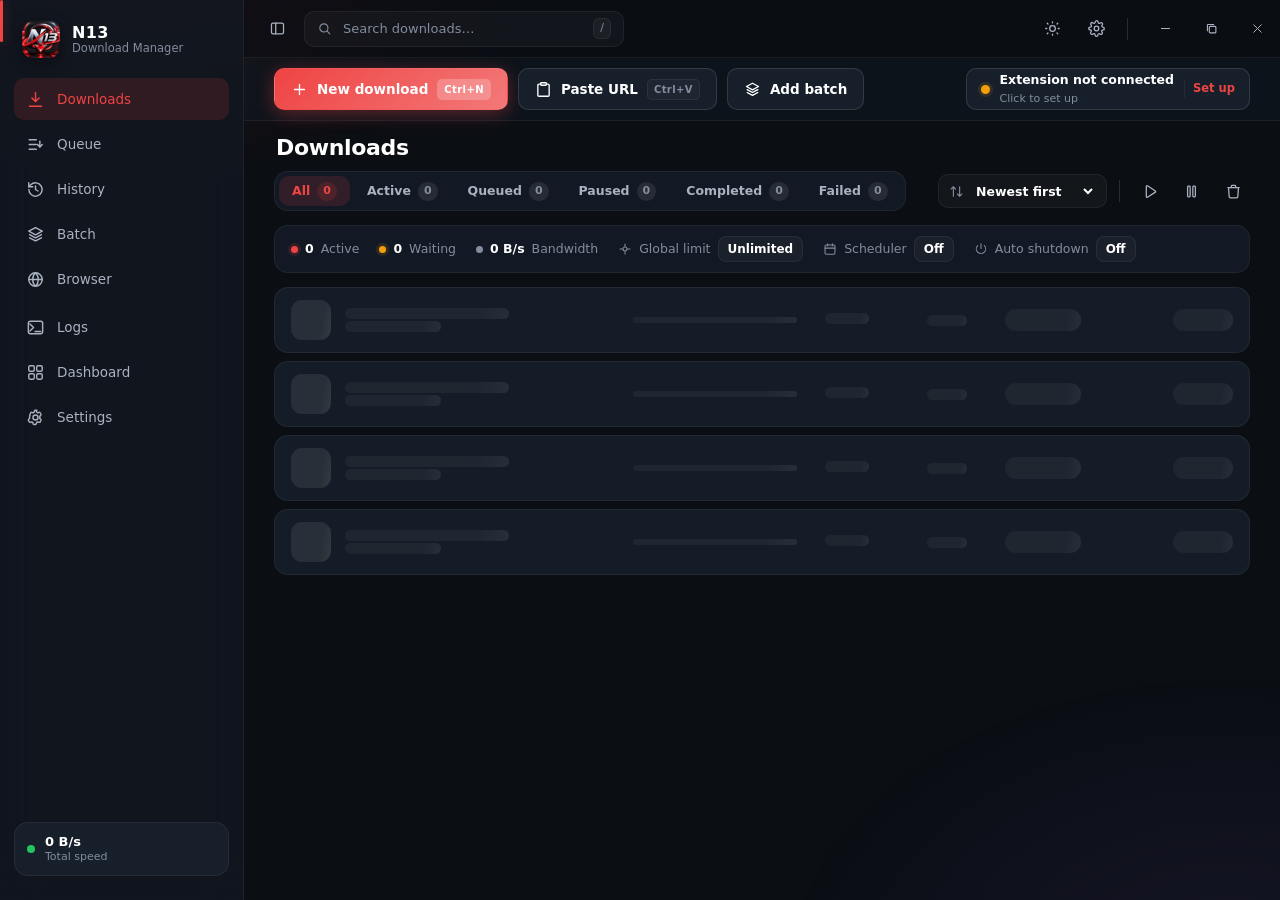
<file: ui/frontend/index.html>
<!DOCTYPE html>
<html lang="en" data-theme="dark">
<head>
<meta charset="UTF-8">
<meta name="viewport" content="width=device-width, initial-scale=1.0">
<meta name="color-scheme" content="dark light">
<meta http-equiv="Content-Security-Policy" content="default-src 'self' 'unsafe-inline' 'unsafe-eval'; img-src 'self' data: blob:;">
<link rel="icon" href="favicon.png">
<title>N13 Download Manager</title>
<script>
/* Apply saved theme and text direction before first paint to avoid a flash. */
try {
  var p = JSON.parse(localStorage.getItem("n13-prefs") || "{}");
  document.documentElement.dataset.theme = p.theme || "dark";
  // The sidebar is pinned left by CSS in both languages; only content
  // direction changes here.
  if (p.lang === "fa") {
    document.documentElement.lang = "fa";
    document.documentElement.dir = "rtl";
  }
} catch (e) {}
</script>
<link rel="stylesheet" href="css/main.css">
</head>
<body>

<!-- Ambient background glow -->
<div class="ambient" aria-hidden="true"></div>

<div id="app">

  <!-- ══ Sidebar ══════════════════════════════════════════════════════ -->
  <aside id="sidebar" aria-label="Primary" data-i18n-aria-label="landmark.primary">
    <span class="nav-indicator" id="navIndicator" aria-hidden="true"></span>
    <div class="brand">
      <img class="brand-mark" src="brand.png" alt="N13">
      <div class="brand-text">
        <strong>N13</strong>
        <span>Download Manager</span>
      </div>
    </div>

    <nav class="nav" id="mainNav" aria-label="Main navigation" data-i18n-aria-label="landmark.main_nav">
      <button class="nav-item active" data-page="downloads" data-i18n-tip="nav.downloads" aria-current="page">
        <svg class="ico" viewBox="0 0 24 24" fill="none" stroke="currentColor" stroke-width="1.8" stroke-linecap="round" stroke-linejoin="round"><path d="M12 3.5v11"/><path d="m7.5 10 4.5 4.5L16.5 10"/><path d="M4.5 20.5h15"/></svg>
        <span class="nav-label" data-i18n="nav.downloads">Downloads</span>
        <span class="nav-badge" id="navBadge" hidden>0</span>
      </button>
      <button class="nav-item" data-page="queue" data-i18n-tip="nav.queue">
        <svg class="ico" viewBox="0 0 24 24" fill="none" stroke="currentColor" stroke-width="1.8" stroke-linecap="round" stroke-linejoin="round"><path d="M4 6h9"/><path d="M4 12h9"/><path d="M4 18h9"/><path d="M17.5 8v7"/><path d="m14.5 12 3 3 3-3"/></svg>
        <span class="nav-label" data-i18n="nav.queue">Queue</span>
        <span class="nav-badge" id="queueBadge" hidden>0</span>
      </button>
      <button class="nav-item" data-page="history" data-i18n-tip="nav.history">
        <svg class="ico" viewBox="0 0 24 24" fill="none" stroke="currentColor" stroke-width="1.8" stroke-linecap="round" stroke-linejoin="round"><path d="M3.6 12a8.4 8.4 0 1 0 2.4-5.9L3.5 8.5"/><path d="M3.5 3.5v5h5"/><path d="M12 7.5V12l3.2 1.9"/></svg>
        <span class="nav-label" data-i18n="nav.history">History</span>
      </button>
      <button class="nav-item" data-page="batch" data-i18n-tip="nav.batch">
        <svg class="ico" viewBox="0 0 24 24" fill="none" stroke="currentColor" stroke-width="1.8" stroke-linecap="round" stroke-linejoin="round"><path d="m12 3.2 8.5 4.6-8.5 4.6L3.5 7.8 12 3.2Z"/><path d="m4.5 12.2 7.5 4 7.5-4"/><path d="m4.5 16.2 7.5 4 7.5-4"/></svg>
        <span class="nav-label" data-i18n="nav.batch">Batch</span>
      </button>
      <button class="nav-item" data-page="browser" data-i18n-tip="nav.browser">
        <svg class="ico" viewBox="0 0 24 24" fill="none" stroke="currentColor" stroke-width="1.8" stroke-linecap="round" stroke-linejoin="round"><circle cx="12" cy="12" r="8.5"/><path d="M3.5 12h17"/><path d="M12 3.5c2.3 2.2 3.5 5.2 3.5 8.5s-1.2 6.3-3.5 8.5c-2.3-2.2-3.5-5.2-3.5-8.5s1.2-6.3 3.5-8.5Z"/></svg>
        <span class="nav-label" data-i18n="nav.browser">Browser</span>
      </button>
      <div class="nav-divider" role="separator" aria-hidden="true"></div>
      <button class="nav-item" data-page="logs" data-i18n-tip="nav.logs">
        <svg class="ico" viewBox="0 0 24 24" fill="none" stroke="currentColor" stroke-width="1.8" stroke-linecap="round" stroke-linejoin="round"><path d="m5 7.5 4.5 4.5L5 16.5"/><path d="M11.5 17h7"/><rect x="3" y="4" width="18" height="16" rx="2.5"/></svg>
        <span class="nav-label" data-i18n="nav.logs">Logs</span>
      </button>
      <button class="nav-item" data-page="dashboard" data-i18n-tip="nav.dashboard">
        <svg class="ico" viewBox="0 0 24 24" fill="none" stroke="currentColor" stroke-width="1.8" stroke-linecap="round" stroke-linejoin="round"><rect x="3.5" y="3.5" width="7" height="7" rx="1.8"/><rect x="13.5" y="3.5" width="7" height="7" rx="1.8"/><rect x="3.5" y="13.5" width="7" height="7" rx="1.8"/><rect x="13.5" y="13.5" width="7" height="7" rx="1.8"/></svg>
        <span class="nav-label" data-i18n="nav.dashboard">Dashboard</span>
      </button>
      <button class="nav-item" data-page="settings" data-i18n-tip="nav.settings">
        <svg class="ico" viewBox="0 0 24 24" fill="none" stroke="currentColor" stroke-width="1.8" stroke-linecap="round" stroke-linejoin="round"><circle cx="12" cy="12" r="3.2"/><path d="M12 2.8c.6 0 1 .4 1.1 1l.3 1.5c.5.2 1 .5 1.5.8l1.4-.6c.6-.2 1.2 0 1.5.5l1 1.7c.3.5.2 1.2-.2 1.6l-1.2 1.1c.1.5.1.9.1 1.4s0 1-.1 1.4l1.2 1.1c.4.4.5 1 .2 1.6l-1 1.7c.3.5-1 .7-1.5.5l-1.4-.6c-.5.3-1 .6-1.5.8l-.3 1.5c-.1.6-.6 1-1.1 1h-2c-.6 0-1-.4-1.1-1l-.3-1.5a7 7 0 0 1-1.5-.8l-1.4.6c-.6.2-1.2 0-1.5-.5l-1-1.7a1.2 1.2 0 0 1 .2-1.6l1.2-1.1a7.3 7.3 0 0 1 0-2.8L5.2 9.3a1.2 1.2 0 0 1-.2-1.6l1-1.7c.3-.5 1-.7 1.5-.5l1.4.6c.5-.3 1-.6 1.5-.8l.3-1.5c.1-.6.6-1 1.1-1h2Z"/></svg>
        <span class="nav-label" data-i18n="nav.settings">Settings</span>
      </button>
    </nav>

    <div class="sidebar-foot">
      <div class="side-speed" data-i18n-tip="sidebar.speed_tooltip">
        <span class="side-speed-pulse" aria-hidden="true"></span>
        <div class="side-speed-text">
          <span class="side-speed-val" id="sidebarSpeedVal">0 B/s</span>
          <span class="side-speed-lbl" data-i18n="sidebar.total_speed">Total speed</span>
        </div>
      </div>
    </div>
  </aside>

  <!-- ══ Main column ══════════════════════════════════════════════════ -->
  <div class="app-main">

    <!-- Titlebar -->
    <header id="titlebar" class="pywebview-drag-region">
      <div class="tb-cluster">
        <button class="icon-btn" id="sidebarToggle" data-i18n-tip="title.toggle_sidebar" data-i18n-aria-label="title.toggle_sidebar">
          <svg class="ico" viewBox="0 0 24 24" fill="none" stroke="currentColor" stroke-width="1.8" stroke-linecap="round" stroke-linejoin="round"><rect x="3.5" y="4.5" width="17" height="15" rx="2.2"/><path d="M9.5 4.5v15"/></svg>
        </button>
        <div class="tb-search tb-nodrag">
          <svg class="ico" viewBox="0 0 24 24" fill="none" stroke="currentColor" stroke-width="1.8" stroke-linecap="round" stroke-linejoin="round"><circle cx="11" cy="11" r="6.5"/><path d="m20.5 20.5-4.6-4.6"/></svg>
          <input id="globalSearch" type="search" placeholder="Search downloads…" data-i18n-ph="title.search" data-i18n-aria-label="title.search" autocomplete="off" spellcheck="false">
          <kbd>/</kbd>
        </div>
      </div>

      <div class="tb-cluster tb-right">
        <!-- The primary actions ("New download", "Paste URL", "Add batch") live
             in the command bar below, which is visible on every page.  Repeating
             them here put two identical primary buttons on screen at once and
             left the first-time user with no clear single starting point. -->
        <button class="icon-btn theme-btn" id="btnTheme" data-i18n-tip="title.toggle_theme" data-i18n-aria-label="title.toggle_theme">
          <svg class="ico ico-sun" viewBox="0 0 24 24" fill="none" stroke="currentColor" stroke-width="1.8" stroke-linecap="round" stroke-linejoin="round"><circle cx="12" cy="12" r="4"/><path d="M12 2.5V4M12 20v1.5M4.6 4.6l1 1M18.4 18.4l1 1M2.5 12H4M20 12h1.5M4.6 19.4l1-1M18.4 5.6l1-1"/></svg>
          <svg class="ico ico-moon" viewBox="0 0 24 24" fill="none" stroke="currentColor" stroke-width="1.8" stroke-linecap="round" stroke-linejoin="round"><path d="M20.5 13.2A8.5 8.5 0 1 1 10.8 3.5a7 7 0 0 0 9.7 9.7Z"/></svg>
        </button>
        <button class="icon-btn" id="btnTopSettings" data-i18n-tip="title.settings" data-i18n-aria-label="title.settings">
          <svg class="ico" viewBox="0 0 24 24" fill="none" stroke="currentColor" stroke-width="1.8" stroke-linecap="round" stroke-linejoin="round"><circle cx="12" cy="12" r="3.2"/><path d="M19.4 15a1.7 1.7 0 0 0 .3 1.9l.1.1a2 2 0 1 1-2.9 2.8l-.1-.1a1.7 1.7 0 0 0-1.8-.3 1.7 1.7 0 0 0-1 1.6V21a2 2 0 1 1-4 0v-.2a1.7 1.7 0 0 0-1-1.5 1.7 1.7 0 0 0-1.9.3l-.1.1a2 2 0 1 1-2.8-2.9l.1-.1a1.7 1.7 0 0 0 .3-1.8 1.7 1.7 0 0 0-1.6-1H3a2 2 0 1 1 0-4h.2A1.7 1.7 0 0 0 4.7 9a1.7 1.7 0 0 0-.3-1.9l-.1-.1a2 2 0 1 1 2.9-2.8l.1.1a1.7 1.7 0 0 0 1.8.3h.1a1.7 1.7 0 0 0 1-1.6V3a2 2 0 1 1 4 0v.2a1.7 1.7 0 0 0 1 1.5 1.7 1.7 0 0 0 1.9-.3l.1-.1a2 2 0 1 1 2.8 2.9l-.1.1a1.7 1.7 0 0 0-.3 1.8v.1a1.7 1.7 0 0 0 1.6 1H21a2 2 0 1 1 0 4h-.2a1.7 1.7 0 0 0-1.4 1Z"/></svg>
        </button>
        <span class="tb-divider" aria-hidden="true"></span>
        <div class="win-controls">
          <button class="win-btn" id="winMin" data-i18n-aria-label="title.minimize" tabindex="-1">
            <svg viewBox="0 0 24 24" fill="none" stroke="currentColor" stroke-width="1.6" stroke-linecap="round"><path d="M5.5 12h13"/></svg>
          </button>
          <button class="win-btn" id="winMax" data-i18n-aria-label="title.maximize" tabindex="-1">
            <svg viewBox="0 0 24 24" fill="none" stroke="currentColor" stroke-width="1.6"><rect x="6" y="6" width="12" height="12" rx="1.6"/></svg>
          </button>
          <button class="win-btn win-close" id="winClose" data-i18n-aria-label="title.close" tabindex="-1">
            <svg viewBox="0 0 24 24" fill="none" stroke="currentColor" stroke-width="1.6" stroke-linecap="round"><path d="M18 6 6 18M6 6l12 12"/></svg>
          </button>
        </div>
      </div>
    </header>

    <!-- Primary command bar — always visible, every page -->
    <div class="command-bar" role="toolbar" aria-label="Primary actions" data-i18n-aria-label="landmark.primary_actions">
      <button class="cmd-btn cmd-primary" id="cmdNewDownload" data-i18n-tip="title.new_download">
        <svg class="ico" viewBox="0 0 24 24" fill="none" stroke="currentColor" stroke-width="1.9" stroke-linecap="round" stroke-linejoin="round"><path d="M12 5v14M5 12h14"/></svg>
        <span class="cmd-label" data-i18n="title.new_download">New download</span>
        <kbd>Ctrl+N</kbd>
      </button>

      <button class="cmd-btn" id="cmdPasteUrl" data-i18n-tip="cmd.paste_tip">
        <svg class="ico" viewBox="0 0 24 24" fill="none" stroke="currentColor" stroke-width="1.9" stroke-linecap="round" stroke-linejoin="round"><rect x="8" y="2.5" width="8" height="3.5" rx="1"/><path d="M16 4.5h2.5A1.5 1.5 0 0 1 20 6v14a1.5 1.5 0 0 1-1.5 1.5h-13A1.5 1.5 0 0 1 4 20V6a1.5 1.5 0 0 1 1.5-1.5H8"/></svg>
        <span class="cmd-label" data-i18n="cmd.paste_url">Paste URL</span>
        <kbd>Ctrl+V</kbd>
      </button>

      <button class="cmd-btn" id="cmdBatch" data-i18n-tip="cmd.batch_tip">
        <svg class="ico" viewBox="0 0 24 24" fill="none" stroke="currentColor" stroke-width="1.9" stroke-linecap="round" stroke-linejoin="round"><path d="m12 3.2 8.5 4.6-8.5 4.6L3.5 7.8 12 3.2Z"/><path d="m4.5 12.2 7.5 4 7.5-4"/><path d="m4.5 16.2 7.5 4 7.5-4"/></svg>
        <span class="cmd-label" data-i18n="cmd.add_batch">Add batch</span>
      </button>

      <span class="cmd-spacer"></span>

      <button class="ext-pill off" id="extPill" aria-live="polite">
        <span class="ext-dot" aria-hidden="true"></span>
        <span class="ext-text">
          <strong class="ext-title" id="extPillTitle" data-i18n="browser.ext_off">Extension not connected</strong>
          <span class="ext-sub" id="extPillSub" data-i18n="browser.ext_off_sub">Click to set up</span>
        </span>
        <span class="ext-action" id="extPillAction" data-i18n="browser.setup">Set up</span>
      </button>
    </div>

    <!-- Scrollable content -->
    <main id="content" role="main">
      <header class="page-head">
        <h1 id="pageTitle" data-i18n="page.dashboard">Dashboard</h1>
        <p id="pageSub" data-i18n="page.dashboard.sub">Overview of your download activity</p>
      </header>

      <!-- ── Dashboard ─────────────────────────────────────────────── -->
      <section class="page" id="page-dashboard" aria-label="Dashboard" data-i18n-aria-label="nav.dashboard">
        <div class="ov-grid" role="group" aria-label="Overview" data-i18n-aria-label="landmark.overview">
          <section class="ov-group ov-group--downloads" aria-label="Downloads" data-i18n-aria-label="nav.downloads">
            <header class="ov-group-head">
              <span class="ov-group-title" data-i18n="ov.downloads">Downloads</span>
              <span class="ov-group-hint" id="stTodaySub">0 B downloaded</span>
            </header>
            <div class="ov-tiles ov-tiles--4">
          <article class="stat" style="--d:0ms">
            <span class="stat-ico tint-accent"><svg class="ico" viewBox="0 0 24 24" fill="none" stroke="currentColor" stroke-width="1.8" stroke-linecap="round" stroke-linejoin="round"><rect x="3.5" y="5" width="17" height="16" rx="2"/><path d="M8 3v4M16 3v4M3.5 10.5h17"/></svg></span>
            <div class="stat-info">
              <span class="stat-value" id="stToday">0</span>
              <span class="stat-label" data-i18n="stat.downloads_today">Downloads today</span>
            </div>
          </article>

          <article class="stat" style="--d:40ms">
            <span class="stat-ico tint-blue"><svg class="ico" viewBox="0 0 24 24" fill="none" stroke="currentColor" stroke-width="1.8" stroke-linecap="round" stroke-linejoin="round"><path d="M12 3.5v11"/><path d="m7.5 10 4.5 4.5L16.5 10"/><path d="M4.5 20.5h15"/></svg></span>
            <div class="stat-info">
              <span class="stat-value" id="stActive">0</span>
              <span class="stat-label" data-i18n="stat.active_downloads">Active downloads</span>
              <span class="stat-sub" id="stActiveSub">0 in queue</span>
            </div>
          </article>

          <article class="stat" style="--d:80ms">
            <span class="stat-ico tint-green"><svg class="ico" viewBox="0 0 24 24" fill="none" stroke="currentColor" stroke-width="1.8" stroke-linecap="round" stroke-linejoin="round"><path d="m4.5 12.5 5 5L19.5 7"/></svg></span>
            <div class="stat-info">
              <span class="stat-value" id="stDone">0</span>
              <span class="stat-label" data-i18n="stat.completed">Completed</span>
              <span class="stat-sub" data-i18n="fmt.this_session">this session</span>
            </div>
          </article>

          <article class="stat" style="--d:120ms">
            <span class="stat-ico tint-red"><svg class="ico" viewBox="0 0 24 24" fill="none" stroke="currentColor" stroke-width="1.8" stroke-linecap="round" stroke-linejoin="round"><path d="M12 8.5V13"/><path d="M12 16.8h.01"/><path d="M10.2 3.6 2.4 17.3a2 2 0 0 0 1.7 3h15.8a2 2 0 0 0 1.7-3L13.8 3.6a2 2 0 0 0-3.6 0Z"/></svg></span>
            <div class="stat-info">
              <span class="stat-value" id="stFailed">0</span>
              <span class="stat-label" data-i18n="stat.failed">Failed</span>
              <span class="stat-sub" data-i18n="fmt.retry_available">retry available</span>
            </div>
          </article>
            </div>
          </section>

          <section class="ov-group ov-group--transfer" aria-label="Throughput" data-i18n-aria-label="landmark.throughput">
            <header class="ov-group-head">
              <span class="ov-group-title" data-i18n="ov.transfer">Speed & network</span>
            </header>
            <div class="ov-tiles ov-tiles--1">

          <article class="stat" style="--d:160ms">
            <span class="stat-ico tint-cyan"><svg class="ico" viewBox="0 0 24 24" fill="none" stroke="currentColor" stroke-width="1.8" stroke-linecap="round" stroke-linejoin="round"><path d="m12 13.5 3.5-3.5"/><path d="M3.8 19.3a9 9 0 1 1 16.4 0"/></svg></span>
            <div class="stat-info">
              <span class="stat-value" id="stSpeed">0 B/s</span>
              <span class="stat-label" data-i18n="stat.download_speed">Download speed</span>
              <span class="stat-sub" id="stSpeedPeak">0 connections live</span>
            </div>
            <canvas class="stat-spark" id="speedSpark" aria-hidden="true"></canvas>
          </article>

          <article class="stat" style="--d:200ms">
            <span class="stat-ico tint-violet"><svg class="ico" viewBox="0 0 24 24" fill="none" stroke="currentColor" stroke-width="1.8" stroke-linecap="round" stroke-linejoin="round"><path d="M21.5 12h-3.8l-2.7 8L9.3 4l-2.7 8H2.5"/></svg></span>
            <div class="stat-info">
              <span class="stat-value" id="stNetwork">0 B</span>
              <span class="stat-label" data-i18n="stat.network_usage">Network usage</span>
              <span class="stat-sub" data-i18n="fmt.this_session">this session</span>
            </div>
          </article>
            </div>
          </section>

          <section class="ov-group ov-group--storage" aria-label="Storage" data-i18n-aria-label="landmark.storage">
            <header class="ov-group-head">
              <span class="ov-group-title" data-i18n="ov.storage">Storage</span>
            </header>
            <div class="ov-tiles ov-tiles--1">
          <article class="stat" style="--d:240ms">
            <span class="stat-ico tint-amber"><svg class="ico" viewBox="0 0 24 24" fill="none" stroke="currentColor" stroke-width="1.8" stroke-linecap="round" stroke-linejoin="round"><path d="M4.5 6.5a2 2 0 0 1 2-2h11a2 2 0 0 1 2 2v11a2 2 0 0 1-2 2h-11a2 2 0 0 1-2-2v-11Z"/><circle cx="12" cy="11.5" r="2.8"/><path d="M8 17.5h8"/></svg></span>
            <div class="stat-info">
              <span class="stat-value" id="stDisk">—</span>
              <span class="stat-label" data-i18n="stat.disk_free">Disk free</span>
              <span class="stat-sub" id="stDiskSub"></span>
            </div>
            <span class="ring" id="diskRing" style="--p:0" role="img" data-i18n-aria-label="stat.disk_free"></span>
          </article>
            </div>
          </section>
        </div>

        <div class="dash-cols">
          <section class="panel" id="dashActive" aria-label="Current downloads" data-i18n-aria-label="dash.current_downloads">
            <header class="panel-head">
              <h2 data-i18n="dash.current_downloads">Current downloads</h2>
              <span class="panel-count" id="dashActiveCount"></span>
              <button class="btn btn-ghost btn-sm" data-nav="downloads" data-i18n="dash.view_all">View all</button>
            </header>
            <div class="panel-body"></div>
          </section>
          <section class="panel" id="dashRecent" aria-label="Recent activity" data-i18n-aria-label="dash.recent_activity">
            <header class="panel-head">
              <h2 data-i18n="dash.recent_activity">Recent activity</h2>
              <button class="btn btn-ghost btn-sm" data-nav="history" data-i18n="dash.history">History</button>
            </header>
            <div class="panel-body"></div>
          </section>
        </div>
      </section>

      <!-- ── Downloads ─────────────────────────────────────────────── -->
      <section class="page active" id="page-downloads" aria-label="Downloads" data-i18n-aria-label="nav.downloads">
        <!-- Download groups: the tab strip that scopes this whole workspace.
             `[ + ] [ All ] [ TV Series ] [ GTA V ] …` — switching a tab only
             re-filters the list below; there is no separate page for a group.
             The "+" stays available even before the first group exists (it is
             now the only group-creation entry point); the tab row fills in as
             groups are created.  Rendered by js/features/groups/groups.js. -->
        <div class="grp-strip" id="grpStrip" hidden>
          <button class="grp-add" id="grpNew" type="button"
                  data-i18n-tip="groups.new" data-i18n-aria-label="groups.new">
            <svg class="ico" viewBox="0 0 24 24" width="15" height="15" fill="none" stroke="currentColor" stroke-width="2" stroke-linecap="round" stroke-linejoin="round"><path d="M12 5v14"/><path d="M5 12h14"/></svg>
          </button>
          <div class="grp-tabs" id="grpTabs" role="group" aria-label="Download groups" data-i18n-aria-label="landmark.download_groups"></div>
        </div>

        <!-- The open group's name, state, progress and settings.  Hidden on the
             "All" tab, where there is no single group to describe. -->
        <div class="grp-head" id="grpHead" hidden></div>

        <div class="sched-panel" id="scheduledPanel" hidden></div>

        <div class="dl-toolbar">
          <div class="chips" id="filterChips" role="group" aria-label="Filter downloads" data-i18n-aria-label="landmark.filter_downloads">
            <button class="chip active" aria-pressed="true" data-filter="all"><span data-i18n="filter.all">All</span> <span class="chip-n">0</span></button>
            <button class="chip" aria-pressed="false" data-filter="active"><span data-i18n="filter.active">Active</span> <span class="chip-n">0</span></button>
            <button class="chip" aria-pressed="false" data-filter="queued"><span data-i18n="filter.queued">Queued</span> <span class="chip-n">0</span></button>
            <button class="chip" aria-pressed="false" data-filter="paused"><span data-i18n="filter.paused">Paused</span> <span class="chip-n">0</span></button>
            <button class="chip" aria-pressed="false" data-filter="completed"><span data-i18n="filter.completed">Completed</span> <span class="chip-n">0</span></button>
            <button class="chip" aria-pressed="false" data-filter="failed"><span data-i18n="filter.failed">Failed</span> <span class="chip-n">0</span></button>
          </div>
          <div class="dl-toolbar-right">
            <label class="sort-wrap" data-i18n-tip="sort.label">
              <svg class="ico" viewBox="0 0 24 24" fill="none" stroke="currentColor" stroke-width="1.8" stroke-linecap="round" stroke-linejoin="round"><path d="M7 4.5v15"/><path d="m3.5 8 3.5-3.5L10.5 8"/><path d="M17 19.5v-15"/><path d="m13.5 16 3.5 3.5 3.5-3.5"/></svg>
              <select id="sortSelect" data-i18n-aria-label="sort.label">
                <option value="newest:-1" selected data-i18n="sort.newest">Newest first</option>
                <option value="newest:1" data-i18n="sort.oldest">Oldest first</option>
                <option value="queue:1" data-i18n="sort.queue">Queue order</option>
                <option value="name:1" data-i18n="sort.name_az">Name A–Z</option>
                <option value="name:-1" data-i18n="sort.name_za">Name Z–A</option>
                <option value="size:-1" data-i18n="sort.largest">Largest first</option>
                <option value="size:1" data-i18n="sort.smallest">Smallest first</option>
                <option value="progress:-1" data-i18n="sort.progress">Most complete</option>
                <option value="speed:-1" data-i18n="sort.fastest">Fastest first</option>
              </select>
            </label>
            <span class="tb-divider" aria-hidden="true"></span>
            <button class="icon-btn" id="btnResumeAll" data-i18n-tip="queue.resume_everything_tip" data-i18n-aria-label="queue.resume_everything_tip">
              <svg class="ico" viewBox="0 0 24 24" fill="none" stroke="currentColor" stroke-width="1.8" stroke-linecap="round" stroke-linejoin="round"><path d="M7.5 4.8v14.4c0 .8.9 1.3 1.6.9l11.2-7.2a1 1 0 0 0 0-1.7L9.1 4a1 1 0 0 0-1.6.8Z"/></svg>
            </button>
            <button class="icon-btn" id="btnPauseAll" data-i18n-tip="queue.pause_everything_tip" data-i18n-aria-label="queue.pause_everything_tip">
              <svg class="ico" viewBox="0 0 24 24" fill="none" stroke="currentColor" stroke-width="1.8" stroke-linecap="round" stroke-linejoin="round"><rect x="6.5" y="4.5" width="3.6" height="15" rx="1.2"/><rect x="13.9" y="4.5" width="3.6" height="15" rx="1.2"/></svg>
            </button>
            <button class="icon-btn" id="btnClearFinished" data-i18n-tip="toast.list_cleared" data-i18n-aria-label="toast.list_cleared">
              <svg class="ico" viewBox="0 0 24 24" fill="none" stroke="currentColor" stroke-width="1.8" stroke-linecap="round" stroke-linejoin="round"><path d="M4 6.5h16"/><path d="M9 6.5v-2a1 1 0 0 1 1-1h4a1 1 0 0 1 1 1v2"/><path d="M19 6.5 18.1 19a2 2 0 0 1-2 1.9H7.9a2 2 0 0 1-2-1.9L5 6.5"/></svg>
            </button>
          </div>
        </div>

        <!-- Queue summary: active / waiting / priority / scheduler -->
        <div class="queue-strip" id="queueStrip" aria-label="Queue status" data-i18n-aria-label="landmark.queue_status">
          <div class="qs-item">
            <span class="qs-dot active" aria-hidden="true"></span>
            <span class="qs-val" id="qsActive">0</span>
            <span class="qs-lbl" data-i18n="queue.active">Active</span>
          </div>
          <div class="qs-item">
            <span class="qs-dot waiting" aria-hidden="true"></span>
            <span class="qs-val" id="qsWaiting">0</span>
            <span class="qs-lbl" data-i18n="queue.waiting">Waiting</span>
          </div>
          <div class="qs-item">
            <span class="qs-dot" aria-hidden="true"></span>
            <span class="qs-val" id="qsSpeed">0 B/s</span>
            <span class="qs-lbl" data-i18n="queue.bandwidth">Bandwidth</span>
          </div>
          <div class="qs-item" id="qsLimitWrap">
            <svg class="ico" viewBox="0 0 24 24" fill="none" stroke="currentColor" stroke-width="1.8" stroke-linecap="round" stroke-linejoin="round"><path d="M12 3.5v4M12 16.5v4M3.5 12h4M16.5 12h4"/><circle cx="12" cy="12" r="3.4"/></svg>
            <span class="qs-lbl" data-i18n="queue.speed_limit">Global limit</span>
            <button class="qs-btn" id="qsLimitBtn" data-i18n-tip="queue.change_limit">Unlimited</button>
          </div>
          <div class="qs-item" id="qsSchedWrap">
            <svg class="ico" viewBox="0 0 24 24" fill="none" stroke="currentColor" stroke-width="1.8" stroke-linecap="round" stroke-linejoin="round"><rect x="3.5" y="5" width="17" height="16" rx="2"/><path d="M8 3v4M16 3v4M3.5 10.5h17"/></svg>
            <span class="qs-lbl" data-i18n="queue.scheduler">Scheduler</span>
            <button class="qs-btn" id="qsSchedBtn" data-i18n-tip="queue.scheduler_tip">Off</button>
          </div>
          <div class="qs-item" id="qsShutdownWrap">
            <svg class="ico" viewBox="0 0 24 24" fill="none" stroke="currentColor" stroke-width="1.8" stroke-linecap="round" stroke-linejoin="round"><path d="M12 3v8"/><path d="M6.3 6.2a8 8 0 1 0 11.4 0"/></svg>
            <span class="qs-lbl" data-i18n="queue.auto_shutdown">Auto shutdown</span>
            <button class="qs-btn" id="qsShutdownBtn" data-i18n-tip="queue.auto_shutdown_tip">Off</button>
          </div>
          <span class="qs-spacer"></span>
          <button class="btn btn-ghost btn-sm" id="qsRetryFailed" hidden>
            <svg class="ico" viewBox="0 0 24 24" fill="none" stroke="currentColor" stroke-width="1.8" stroke-linecap="round" stroke-linejoin="round"><path d="M20.5 12a8.5 8.5 0 1 1-2.6-6.1"/><path d="M20.5 3.5v5h-5"/></svg>
            <span id="qsRetryLabel" data-i18n="queue.retry_failed">Retry failed</span>
          </button>
        </div>

        <!-- Queue gate — shown only while the queue is paused.  A paused queue
             must never look like a hung app: the banner says why nothing is
             starting and offers the one action that fixes it.  Rendered from
             the backend's runtime state, never inferred from a button press. -->
        <div class="shutdown-banner queue-banner" id="qsQueuePausedBanner" role="status" aria-live="polite" hidden>
          <svg class="ico" viewBox="0 0 24 24" fill="none" stroke="currentColor" stroke-width="1.8" stroke-linecap="round" stroke-linejoin="round"><rect x="6.5" y="4.5" width="3.6" height="15" rx="1.2"/><rect x="13.9" y="4.5" width="3.6" height="15" rx="1.2"/></svg>
          <div class="sb-text">
            <strong data-i18n="queue.paused_title">Queue paused</strong>
            <span data-i18n="queue.paused_msg">No new downloads will start until you resume the queue.</span>
          </div>
          <button class="btn btn-ghost btn-sm" id="qsQueueResume" data-i18n="queue.resume_queue">Resume queue</button>
        </div>

        <!-- Auto shutdown countdown — shown only while a shutdown is pending.
             Rendered from the backend's runtime state, never inferred from the
             shutdown_when_done preference. -->
        <div class="shutdown-banner" id="qsShutdownBanner" role="status" aria-live="polite" hidden>
          <svg class="ico" viewBox="0 0 24 24" fill="none" stroke="currentColor" stroke-width="1.8" stroke-linecap="round" stroke-linejoin="round"><path d="M12 3v8"/><path d="M6.3 6.2a8 8 0 1 0 11.4 0"/></svg>
          <div class="sb-text">
            <strong data-i18n="queue.shutdown_scheduled">Shutdown scheduled</strong>
            <span id="qsShutdownMsg">The computer shuts down in 60 seconds</span>
          </div>
          <span class="sb-count" id="qsShutdownCount">60s</span>
          <button class="btn btn-ghost btn-sm" id="qsShutdownCancel" data-i18n="queue.shutdown_cancel">Cancel shutdown</button>
        </div>

        <!-- Category filter — rendered only when the list spans >1 category -->
        <div class="cat-strip" id="catStrip" role="group" aria-label="Filter by category" data-i18n-aria-label="landmark.filter_category" hidden></div>

        <div class="dl-head" id="downloadHead" hidden>
          <span class="h-name" data-i18n="col.name">Name</span>
          <span data-i18n="col.progress">Progress</span>
          <span class="c-size" data-i18n="col.size">Size</span>
          <span class="c-speed" data-i18n="col.speed">Speed</span>
          <span class="c-conn" data-i18n="col.connections">Conn.</span>
          <span data-i18n="col.status">Status</span>
          <span class="h-actions" aria-hidden="true"></span>
        </div>

        <div class="dl-list" id="downloadList" role="listbox" aria-multiselectable="true" aria-label="Download list" data-i18n-aria-label="landmark.download_list"></div>
        <div id="downloadsEmpty" hidden></div>
      </section>

      <!-- ── Queue ─────────────────────────────────────────────────── -->
      <!-- Rendered entirely by js/queue.js so the queue experience stays a
           self-contained module rather than growing this file. -->
      <section class="page" id="page-queue" aria-label="Queue" data-i18n-aria-label="nav.queue">
        <div class="queue-view" id="queueView"></div>
      </section>

      <!-- ── History ───────────────────────────────────────────────── -->
      <section class="page" id="page-history" aria-label="History" data-i18n-aria-label="nav.history">
        <div class="analytics" id="historyStats" hidden></div>
        <div class="page-actions">
          <div class="chips" id="historyFilterChips" role="group" aria-label="Filter history" data-i18n-aria-label="landmark.filter_history">
            <button class="chip active" aria-pressed="true" data-hfilter="all"><span data-i18n="history.all">All</span></button>
            <button class="chip" aria-pressed="false" data-hfilter="Complete"><span data-i18n="history.completed">Completed</span></button>
            <button class="chip" aria-pressed="false" data-hfilter="Failed"><span data-i18n="history.failed">Failed</span></button>
            <button class="chip" aria-pressed="false" data-hfilter="Cancelled"><span data-i18n="history.cancelled">Cancelled</span></button>
          </div>
          <button class="btn btn-ghost" id="btnClearHistory">
            <svg class="ico" viewBox="0 0 24 24" fill="none" stroke="currentColor" stroke-width="1.8" stroke-linecap="round" stroke-linejoin="round"><path d="M4 6.5h16"/><path d="M9 6.5v-2a1 1 0 0 1 1-1h4a1 1 0 0 1 1 1v2"/><path d="M19 6.5 18.1 19a2 2 0 0 1-2 1.9H7.9a2 2 0 0 1-2-1.9L5 6.5"/></svg>
            <span data-i18n="history.clear">Clear history</span>
          </button>
        </div>
        <div class="table-card">
          <table class="table" id="historyTable">
            <thead>
              <tr><th class="h-date" data-i18n="col.date">Date</th><th data-i18n="col.file">File</th><th class="h-size" data-i18n="col.size">Size</th><th class="h-cat" data-i18n="col.category">Category</th><th class="h-status" data-i18n="col.status">Status</th><th class="h-dir" data-i18n="col.location">Location</th><th class="h-actions" aria-hidden="true"></th></tr>
            </thead>
            <tbody id="historyBody"></tbody>
          </table>
          <div id="historyEmpty" hidden></div>
        </div>
      </section>

      <!-- ── Batch ─────────────────────────────────────────────────── -->
      <section class="page" id="page-batch" aria-label="Batch download" data-i18n-aria-label="page.batch">
        <div class="card">
          <div class="tabs" role="tablist" aria-label="Batch mode" data-i18n-aria-label="landmark.batch_mode">
            <button class="tab-btn active" data-tab="urllist" role="tab" aria-selected="true" aria-controls="tab-urllist"><span data-i18n="batch.url_list">URL list</span></button>
            <button class="tab-btn" data-tab="pattern" role="tab" aria-selected="false" tabindex="-1" aria-controls="tab-pattern"><span data-i18n="batch.pattern_scan">Pattern scan</span></button>
          </div>

          <div class="tab-panel active" id="tab-urllist" role="tabpanel">
            <p class="dim-note"><span data-i18n="batch.note">Paste one link per line.</span> <span class="batch-count" id="batchCount"></span></p>
            <textarea class="input textarea mono" id="batchUrls" rows="8" spellcheck="false"
              placeholder="https://example.com/file1.zip&#10;https://example.com/file2.zip&#10;https://example.com/file3.zip" data-i18n-aria-label="batch.url_list"></textarea>
            <div class="input-join" id="batchProjectRow" hidden>
              <select class="input" id="batchProject" data-project-select data-i18n-aria-label="dlg.project"></select>
            </div>
            <div class="input-join">
              <input class="input mono" id="batchDir" type="text" data-i18n-ph="batch.save_to" data-i18n-aria-label="batch.save_to">
              <button class="btn btn-ghost" id="btnBatchBrowse">
                <svg class="ico" viewBox="0 0 24 24" fill="none" stroke="currentColor" stroke-width="1.8" stroke-linecap="round" stroke-linejoin="round"><path d="M3.5 7.5a2 2 0 0 1 2-2h4l2 2.5h7a2 2 0 0 1 2 2v8a2 2 0 0 1-2 2h-13a2 2 0 0 1-2-2v-10.5Z"/></svg>
                <span data-i18n="batch.browse">Browse</span>
              </button>
            </div>
            <div class="batch-actions">
              <button class="btn btn-ghost" id="btnBatchFile">
                <svg class="ico" viewBox="0 0 24 24" fill="none" stroke="currentColor" stroke-width="1.8" stroke-linecap="round" stroke-linejoin="round"><path d="M13.5 3H7a2 2 0 0 0-2 2v14a2 2 0 0 0 2 2h10a2 2 0 0 0 2-2V8.5L13.5 3Z"/><path d="M13.5 3v5.5H19"/></svg>
                <span data-i18n="batch.load_from_file">Load from file</span>
              </button>
              <button class="btn btn-primary" id="btnBatchQueue">
                <svg class="ico" viewBox="0 0 24 24" fill="none" stroke="currentColor" stroke-width="1.8" stroke-linecap="round" stroke-linejoin="round"><path d="M12 3.5v11"/><path d="m7.5 10 4.5 4.5L16.5 10"/><path d="M4.5 20.5h15"/></svg>
                <span data-i18n="batch.queue_all">Queue all</span>
              </button>
            </div>
          </div>

          <div class="tab-panel" id="tab-pattern" role="tabpanel">
            <p class="dim-note" data-i18n="batch.pattern_note">Use * where the number goes — N13 probes the sequence and queues every file that exists.</p>
            <div class="pattern-grid">
              <div class="field span-2">
                <label class="field-label" for="patternUrl" data-i18n="batch.pattern_url">Pattern URL</label>
                <input class="input mono" id="patternUrl" type="text" placeholder="https://example.com/episode-*.mkv" spellcheck="false">
              </div>
              <div class="field">
                <label class="field-label" for="patternStart" data-i18n="batch.start_at">Start at</label>
                <input class="input input-num" id="patternStart" type="number" value="1" min="0">
              </div>
              <div class="field">
                <label class="field-label" for="patternPadding" data-i18n="batch.zero_padding">Zero padding</label>
                <input class="input input-num" id="patternPadding" type="number" value="2" min="0" max="10">
              </div>
              <div class="field span-2">
                <label class="field-label" for="patternDir" data-i18n="dlg.save_to">Save to</label>
                <div class="input-join">
                  <input class="input mono" id="patternDir" type="text" data-i18n-ph="batch.save_to">
                  <button class="btn btn-ghost" id="btnPatternBrowse">
                    <svg class="ico" viewBox="0 0 24 24" fill="none" stroke="currentColor" stroke-width="1.8" stroke-linecap="round" stroke-linejoin="round"><path d="M3.5 7.5a2 2 0 0 1 2-2h4l2 2.5h7a2 2 0 0 1 2 2v8a2 2 0 0 1-2 2h-13a2 2 0 0 1-2-2v-10.5Z"/></svg>
                    <span data-i18n="batch.browse">Browse</span>
                  </button>
                </div>
              </div>
            </div>
            <div class="batch-actions">
              <button class="btn btn-primary" id="btnPatternScan">
                <svg class="ico" viewBox="0 0 24 24" fill="none" stroke="currentColor" stroke-width="1.8" stroke-linecap="round" stroke-linejoin="round"><circle cx="11" cy="11" r="6.5"/><path d="m20.5 20.5-4.6-4.6"/></svg>
                <span data-i18n="batch.scan">Scan pattern</span>
              </button>
            </div>
            <div class="pattern-results" id="patternResults" aria-live="polite"></div>
          </div>
        </div>
      </section>

      <!-- ── Browser ───────────────────────────────────────────────── -->
      <section class="page" id="page-browser" aria-label="Browser integration" data-i18n-aria-label="landmark.browser">
        <div class="card server-card">
          <span class="server-orb off" id="serverOrb" aria-hidden="true"></span>
          <div class="server-info">
            <h3 id="serverStatusText">Live server is stopped</h3>
            <div class="server-meta">
              <span class="server-kv"><span data-i18n="browser.address">Address</span>
                <code id="serverAddr">—</code>
                <button class="icon-btn btn-xs" id="btnCopyAddr" data-i18n-tip="browser.copy_address" data-i18n-aria-label="browser.copy_address">
                  <svg class="ico" viewBox="0 0 24 24" fill="none" stroke="currentColor" stroke-width="1.8" stroke-linecap="round" stroke-linejoin="round"><rect x="9" y="9" width="11.5" height="11.5" rx="2"/><path d="M5.5 15h-1a2 2 0 0 1-2-2V5.5a2 2 0 0 1 2-2H12a2 2 0 0 1 2 2v1"/></svg>
                </button>
              </span>
              <span class="server-kv"><span data-i18n="browser.token">Token</span> <code id="serverToken">—</code></span>
            </div>
          </div>
          <button class="btn btn-primary btn-lg" id="btnServerToggle">
            <svg class="ico" viewBox="0 0 24 24" fill="none" stroke="currentColor" stroke-width="1.8" stroke-linecap="round" stroke-linejoin="round"><path d="M12 3v8"/><path d="M6.3 6.2a8 8 0 1 0 11.4 0"/></svg>
            <span data-i18n="browser.start_server">Start server</span>
          </button>
        </div>

        <div class="card">
          <h3 class="card-title" data-i18n="browser.connect_title">Connect your browser</h3>
          <ol class="steps">
            <li>
              <span class="step-n">1</span>
              <div class="step-text"><strong data-i18n="browser.step1_title">Start the live server</strong><p data-i18n="browser.step1_desc">N13 listens locally for links sent by the extension.</p></div>
            </li>
            <li>
              <span class="step-n">2</span>
              <div class="step-text"><strong data-i18n="browser.step2_title">Create the extension</strong><p data-i18n="browser.step2_desc">Generates an unpacked Chrome / Edge extension with your access token.</p></div>
            </li>
            <li>
              <span class="step-n">3</span>
              <div class="step-text"><strong data-i18n="browser.step3_title">Load it once</strong><p data-i18n="browser.step3_desc">Press “Install Extension” — N13 opens chrome://extensions, enables Developer mode and loads the extension for you automatically. Then right-click any link → “Download with N13”.</p></div>
            </li>
          </ol>
          <div class="batch-actions">
            <button class="btn btn-primary" id="btnInstallExt">
              <svg class="ico" viewBox="0 0 24 24" fill="none" stroke="currentColor" stroke-width="1.8" stroke-linecap="round" stroke-linejoin="round"><path d="M12 3v12"/><path d="m7 10 5 5 5-5"/><path d="M5 21h14"/></svg>
              <span data-i18n="browser.install_extension">Install Extension</span>
            </button>
            <button class="btn btn-ghost" id="btnCreateExt">
              <svg class="ico" viewBox="0 0 24 24" fill="none" stroke="currentColor" stroke-width="1.8" stroke-linecap="round" stroke-linejoin="round"><path d="M12 5v14M5 12h14"/></svg>
              <span data-i18n="browser.create_extension">Create extension</span>
            </button>
            <button class="btn btn-ghost" id="btnRepairExt" data-i18n-tip="browser.repair_tip">
              <svg class="ico" viewBox="0 0 24 24" fill="none" stroke="currentColor" stroke-width="1.8" stroke-linecap="round" stroke-linejoin="round"><path d="M14.6 6.4a4.2 4.2 0 0 0 5.4 5.4l-8.5 8.5a2.4 2.4 0 0 1-3.4-3.4z"/><path d="m17.3 3.1 3.6 3.6-2.2 2.2-3.6-3.6z"/></svg>
              <span data-i18n="browser.repair_extension">Repair extension</span>
            </button>
            <button class="btn btn-ghost" id="btnRegProtocol">
              <svg class="ico" viewBox="0 0 24 24" fill="none" stroke="currentColor" stroke-width="1.8" stroke-linecap="round" stroke-linejoin="round"><path d="M10 13.5a5 5 0 0 0 7.5.5l2.8-2.8a5 5 0 0 0-7-7l-1.6 1.5"/><path d="M14 10.5a5 5 0 0 0-7.5-.5l-2.8 2.8a5 5 0 0 0 7 7l1.6-1.5"/></svg>
              <span data-i18n="browser.register_protocol">Register dldm:// protocol</span>
            </button>
          </div>
        </div>
      </section>

      <!-- ── Settings ──────────────────────────────────────────────── -->
      <section class="page" id="page-settings" aria-label="Settings" data-i18n-aria-label="nav.settings">
        <div class="settings-wrap" id="settingsBody"></div>
      </section>

      <!-- ── Logs ──────────────────────────────────────────────────── -->
      <section class="page" id="page-logs" aria-label="Logs" data-i18n-aria-label="nav.logs">
        <div class="page-actions">
          <button class="btn btn-ghost" id="btnCopyLogs">
            <svg class="ico" viewBox="0 0 24 24" fill="none" stroke="currentColor" stroke-width="1.8" stroke-linecap="round" stroke-linejoin="round"><rect x="9" y="9" width="11.5" height="11.5" rx="2"/><path d="M5.5 15h-1a2 2 0 0 1-2-2V5.5a2 2 0 0 1 2-2H12a2 2 0 0 1 2 2v1"/></svg>
            <span data-i18n="logs.copy">Copy</span>
          </button>
          <button class="btn btn-ghost" id="btnClearLogs">
            <svg class="ico" viewBox="0 0 24 24" fill="none" stroke="currentColor" stroke-width="1.8" stroke-linecap="round" stroke-linejoin="round"><path d="M4 6.5h16"/><path d="M9 6.5v-2a1 1 0 0 1 1-1h4a1 1 0 0 1 1 1v2"/><path d="M19 6.5 18.1 19a2 2 0 0 1-2 1.9H7.9a2 2 0 0 1-2-1.9L5 6.5"/></svg>
            <span data-i18n="logs.clear">Clear</span>
          </button>
        </div>
        <div class="log-view" id="logList" aria-live="polite"></div>
      </section>
    </main>

    <!-- Selection action bar — appears whenever downloads are selected -->
    <div class="sel-bar" id="selBar" role="toolbar" aria-label="Download actions" data-i18n-aria-label="landmark.download_actions" hidden>
      <div class="sb-count">
        <span class="sb-count-n" id="sbCount">0</span>
        <span class="sb-count-lbl" id="sbCountLabel" data-i18n="sel.selected">selected</span>
        <button class="sb-clear icon-btn" id="sbClear" data-i18n-tip="sel.clear" data-i18n-aria-label="sel.clear">
          <svg class="ico" viewBox="0 0 24 24" fill="none" stroke="currentColor" stroke-width="1.9" stroke-linecap="round"><path d="M18 6 6 18M6 6l12 12"/></svg>
        </button>
      </div>

      <span class="sb-divider" aria-hidden="true"></span>

      <div class="sb-actions" id="sbActions"></div>

      <span class="sb-spacer"></span>
      <span class="sb-more-hint" data-i18n="sel.more_hint">Right-click for more</span>
    </div>
  </div>
</div>

<!-- Drag & drop overlay -->
<div id="dropOverlay" aria-hidden="true">
  <div class="drop-box">
    <svg class="ico" viewBox="0 0 24 24" fill="none" stroke="currentColor" stroke-width="1.6" stroke-linecap="round" stroke-linejoin="round" width="44" height="44"><path d="M12 3.5v11"/><path d="m7.5 10 4.5 4.5L16.5 10"/><path d="M4.5 20.5h15"/></svg>
    <h2 data-i18n="drop.title">Drop link to download</h2>
    <p data-i18n="drop.subtitle">Release to add it to the queue</p>
  </div>
</div>

<!-- Context menu / modal / toasts -->
<div id="contextMenu" role="menu" aria-hidden="true"></div>
<div id="modalOverlay" aria-hidden="true">
  <div class="modal" id="modal" role="dialog" aria-modal="true"></div>
</div>
<div id="toastStack" aria-live="polite"></div>

<!-- Frameless resize handles -->
<div class="rz rz-n" data-dir="n" aria-hidden="true"></div>
<div class="rz rz-s" data-dir="s" aria-hidden="true"></div>
<div class="rz rz-e" data-dir="e" aria-hidden="true"></div>
<div class="rz rz-w" data-dir="w" aria-hidden="true"></div>
<div class="rz rz-ne" data-dir="ne" aria-hidden="true"></div>
<div class="rz rz-nw" data-dir="nw" aria-hidden="true"></div>
<div class="rz rz-se" data-dir="se" aria-hidden="true"></div>
<div class="rz rz-sw" data-dir="sw" aria-hidden="true"></div>

<!-- Load order (intentional, dependency-safe):
     1. platform layer: utils → i18n → api
     2. component modules → Components facade
     3. core layer: prefs, navigation, events, shortcuts
     4. feature modules: downloads, add-download, settings (SettingsUI), groups
     5. app (bootstrap/orchestration) → queue (self-bootstrapping feature)
     All files are plain globals — no ES modules yet. -->
<script src="js/utils.js"></script>
<script src="js/i18n.js"></script>
<script src="js/api.js"></script>
<script src="js/components/toast.js"></script>
<script src="js/components/modal.js"></script>
<script src="js/components/context-menu.js"></script>
<script src="js/components/download-row.js"></script>
<script src="js/components/dialogs.js"></script>
<script src="js/components/rule-editor.js"></script>
<script src="js/components/empty-state.js"></script>
<script src="js/components.js"></script>
<script src="js/core/prefs.js"></script>
<script src="js/core/navigation.js"></script>
<script src="js/core/events.js"></script>
<script src="js/core/shortcuts.js"></script>
<script src="js/features/downloads/downloads-view.js"></script>
<script src="js/features/downloads/downloads-actions.js"></script>
<script src="js/features/add-download/add-download.js"></script>
<script src="js/features/settings/settings.js"></script>
<script src="js/features/groups/groups-model.js"></script>
<script src="js/features/groups/groups-view.js"></script>
<script src="js/features/groups/group-dialogs.js"></script>
<script src="js/features/groups/groups.js"></script>
<script src="js/features/batch/scan-results.js"></script>
<script src="js/features/scheduling/scheduled-panel.js"></script>
<script src="js/app.js"></script>
<script src="js/queue.js"></script>
</body>
</html>
</file>
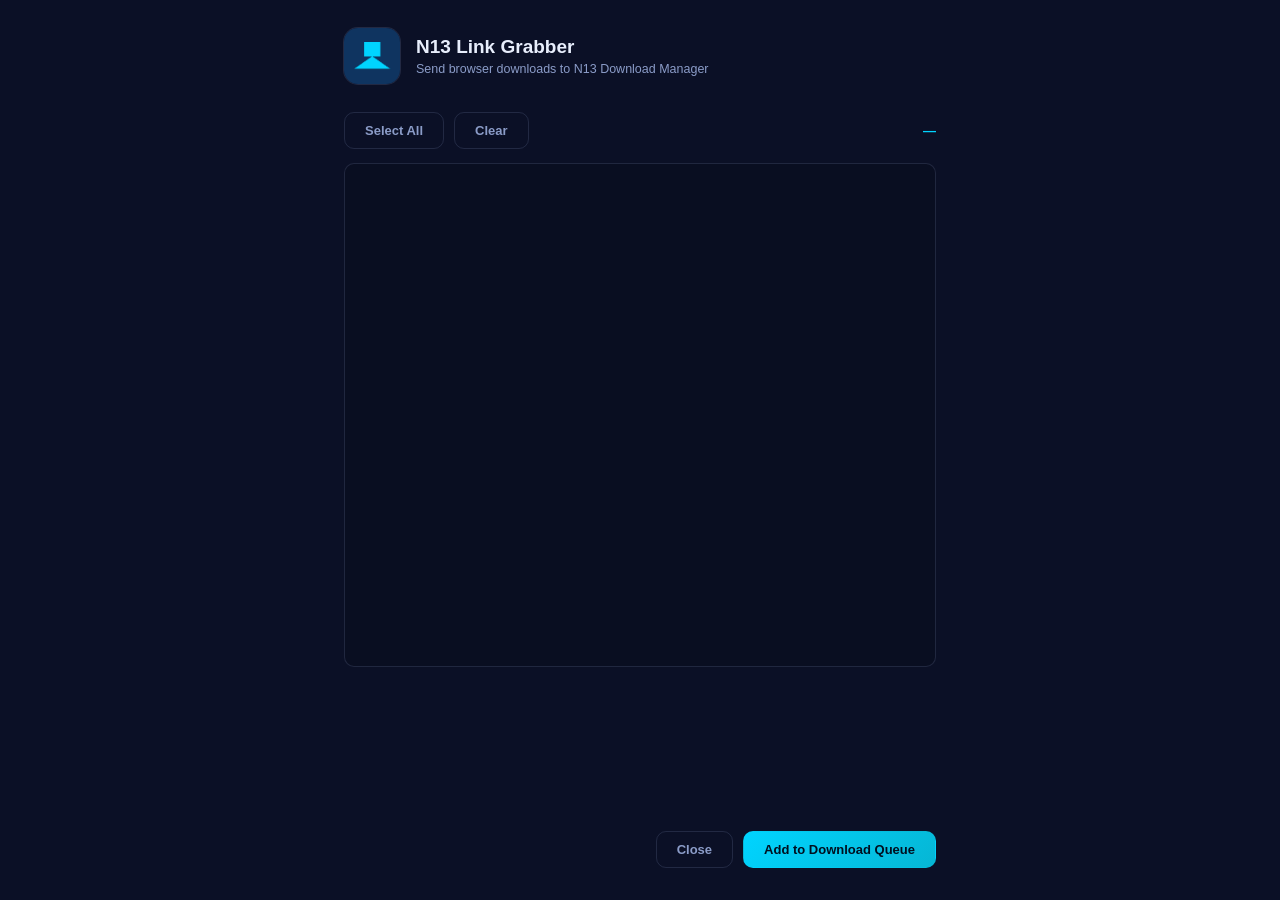
<file: chrome_extension/grabber.html>
<!DOCTYPE html>
<html>
<head>
  <meta charset="UTF-8">
  <meta name="viewport" content="width=device-width, initial-scale=1">
  <title>N13 Link Grabber</title>
  <link rel="stylesheet" href="grabber.css">
</head>
<body>
  <div class="n13-grabber">
    <header class="n13-header">
      <img src="icon128.png" alt="N13" class="n13-logo">
      <div>
        <h1 data-i18n="linkGrabber">N13 Link Grabber</h1>
        <p class="n13-subtitle" data-i18n="extDescription">Send browser downloads to N13 Download Manager</p>
      </div>
    </header>

    <div class="n13-grab-summary" id="summary"></div>

    <div class="n13-grab-toolbar">
      <button class="n13-btn n13-btn-ghost" id="selectAllBtn" data-i18n="selectAll">Select All</button>
      <button class="n13-btn n13-btn-ghost" id="clearBtn" data-i18n="deselectAll">Clear</button>
      <span class="n13-grab-count" id="count">—</span>
    </div>

    <div class="n13-grab-list" id="list"></div>
    <div class="n13-grab-empty" id="empty" hidden></div>

    <div class="n13-grab-footer">
      <button class="n13-btn n13-btn-ghost" id="closeBtn" data-i18n="close">Close</button>
      <button class="n13-btn n13-btn-primary" id="addBtn" data-i18n="addToQueue">Add to Download Queue</button>
    </div>
    <div class="n13-msg" id="msg"></div>
  </div>

  <script src="shared/i18n.js"></script>
  <script src="grabber.js"></script>
</body>
</html>
</file>
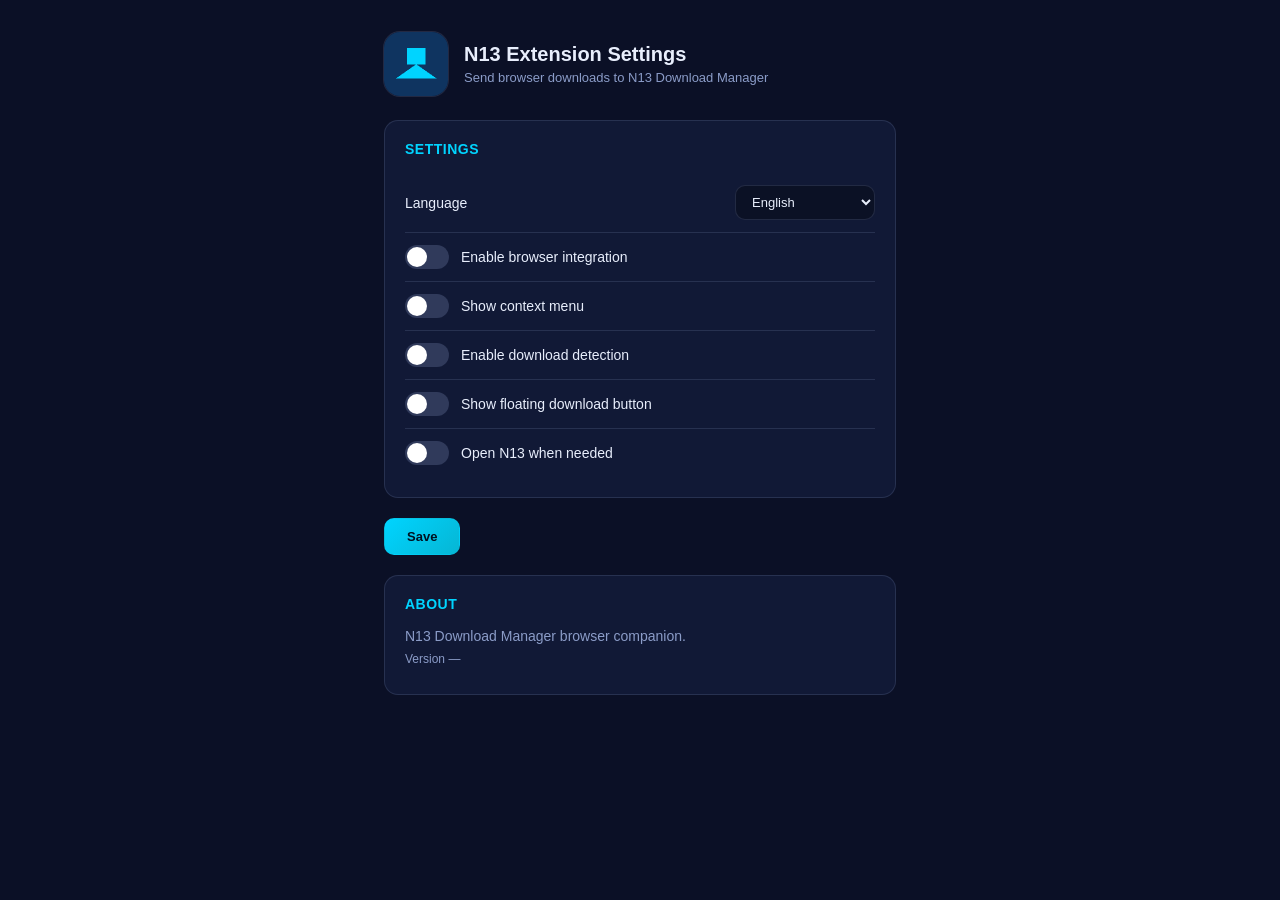
<file: chrome_extension/options.html>
<!DOCTYPE html>
<html>
<head>
  <meta charset="UTF-8">
  <meta name="viewport" content="width=device-width, initial-scale=1">
  <title>N13 Extension Settings</title>
  <link rel="stylesheet" href="options.css">
</head>
<body>
  <div class="n13-options" id="app">
    <header class="n13-header">
      <img src="icon128.png" alt="N13" class="n13-logo">
      <div>
        <h1 data-i18n="optionsTitle">N13 Extension Settings</h1>
        <p class="n13-subtitle" data-i18n="extDescription">Send browser downloads to N13 Download Manager</p>
      </div>
    </header>

    <main class="n13-form">
      <section class="n13-section">
        <h2 data-i18n="settings">Settings</h2>

        <label class="n13-field">
          <span class="n13-label" data-i18n="language">Language</span>
          <select id="language">
            <option value="en">English</option>
            <option value="fa">فارسی</option>
          </select>
        </label>

        <label class="n13-field n13-switch">
          <input type="checkbox" id="enabled">
          <span class="n13-slider"></span>
          <span class="n13-label" data-i18n="enableIntegration">Enable browser integration</span>
        </label>

        <label class="n13-field n13-switch">
          <input type="checkbox" id="contextMenu">
          <span class="n13-slider"></span>
          <span class="n13-label" data-i18n="enableContextMenu">Show context menu</span>
        </label>

        <label class="n13-field n13-switch">
          <input type="checkbox" id="detection">
          <span class="n13-slider"></span>
          <span class="n13-label" data-i18n="enableDetection">Enable download detection</span>
        </label>

        <label class="n13-field n13-switch">
          <input type="checkbox" id="showButton">
          <span class="n13-slider"></span>
          <span class="n13-label" data-i18n="showDownloadButton">Show floating download button</span>
        </label>

        <label class="n13-field n13-switch">
          <input type="checkbox" id="openN13">
          <span class="n13-slider"></span>
          <span class="n13-label" data-i18n="openN13WhenNeeded">Open N13 when needed</span>
        </label>
      </section>

      <div class="n13-actions">
        <button class="n13-btn n13-btn-primary" id="saveBtn" data-i18n="save">Save</button>
        <span class="n13-save-hint" id="saveHint"></span>
      </div>

      <section class="n13-section n13-info">
        <h2 data-i18n="about">About</h2>
        <p data-i18n="aboutText">N13 Download Manager browser companion.</p>
        <p class="n13-version"><span data-i18n="version">Version</span> <span id="versionText">—</span></p>
      </section>
    </main>
  </div>

  <script src="shared/i18n.js"></script>
  <script src="options.js"></script>
</body>
</html>
</file>
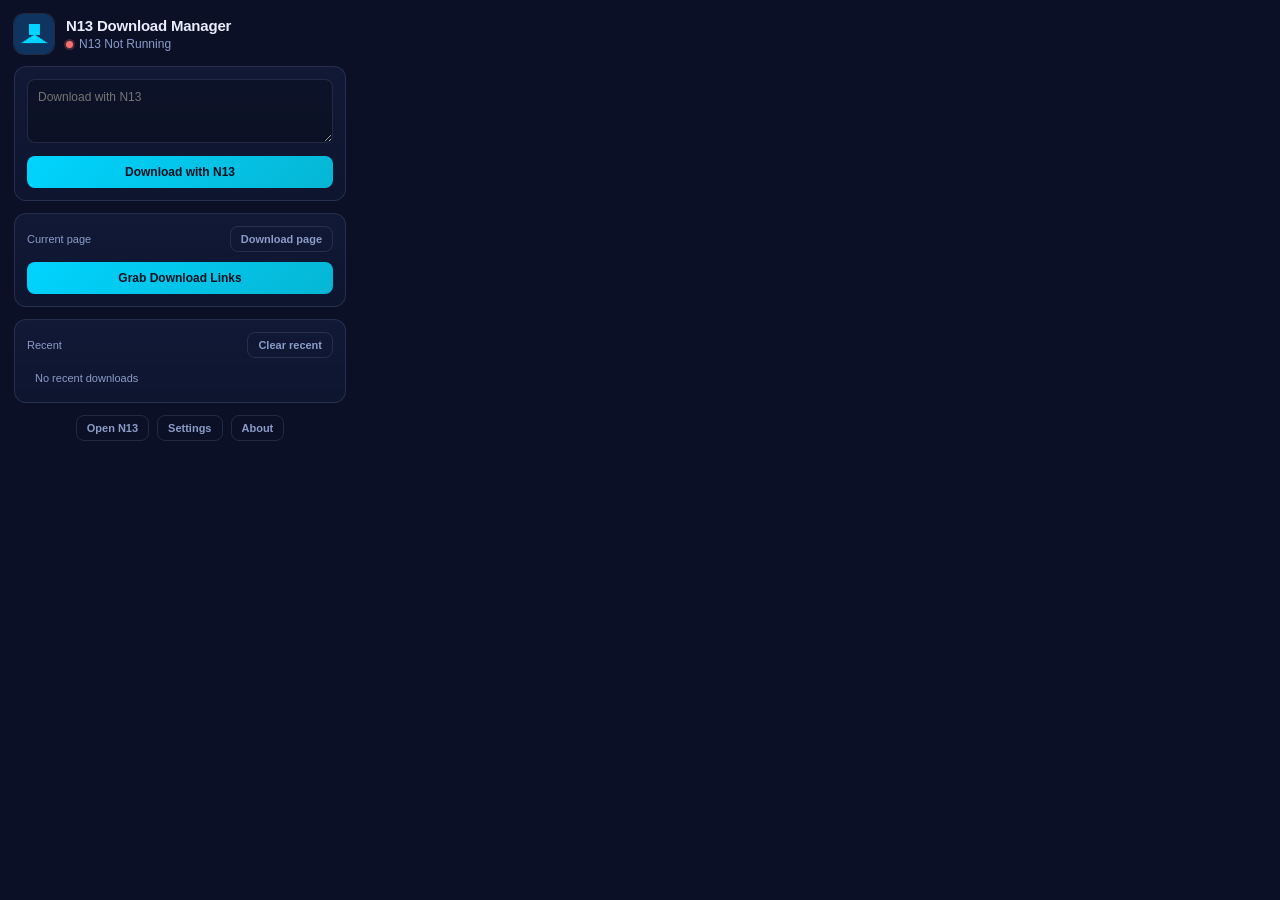
<file: chrome_extension/popup.html>
<!DOCTYPE html>
<html>
<head>
  <meta charset="UTF-8">
  <meta name="viewport" content="width=device-width, initial-scale=1">
  <title>N13</title>
  <link rel="stylesheet" href="popup.css">
</head>
<body>
  <div class="n13-popup" id="app">
    <header class="n13-header">
      <img src="icon48.png" alt="N13" class="n13-logo">
      <div class="n13-brand">
        <div class="n13-title" data-i18n="popupTitle">N13 Download Manager</div>
        <div class="n13-status" id="status">
          <span class="n13-dot" id="statusDot"></span>
          <span id="statusText">—</span>
        </div>
      </div>
    </header>

    <section class="n13-card">
      <div class="n13-input-wrap">
        <textarea id="urlInput" rows="3" data-i18n-placeholder="downloadWithN13" placeholder="Paste URLs here, one per line"></textarea>
      </div>
      <button class="n13-btn n13-btn-primary" id="downloadBtn" data-i18n="downloadWithN13">Download with N13</button>
      <div class="n13-msg" id="msg"></div>
    </section>

    <section class="n13-card n13-page-card">
      <div class="n13-row">
        <span class="n13-muted" data-i18n="currentPage">Current page</span>
        <button class="n13-btn n13-btn-ghost n13-btn-sm" id="downloadPageBtn" data-i18n="downloadPage">Download page</button>
      </div>
      <div class="n13-row n13-grab-row">
        <button class="n13-btn n13-btn-primary n13-grab-btn" id="grabBtn" data-i18n="grabLinks">Grab Download Links</button>
      </div>
      <div class="n13-msg" id="grabMsg"></div>
    </section>

    <section class="n13-card n13-recent" id="recentSection">
      <div class="n13-row n13-recent-header">
        <span class="n13-muted" data-i18n="recent">Recent</span>
        <button class="n13-btn n13-btn-ghost n13-btn-sm" id="clearRecentBtn" data-i18n="clearRecent">Clear</button>
      </div>
      <ul class="n13-recent-list" id="recentList"></ul>
    </section>

    <footer class="n13-footer">
      <button class="n13-btn n13-btn-ghost n13-btn-sm" id="openN13Btn" data-i18n="openN13">Open N13</button>
      <button class="n13-btn n13-btn-ghost n13-btn-sm" id="settingsBtn" data-i18n="settings">Settings</button>
      <button class="n13-btn n13-btn-ghost n13-btn-sm" id="aboutBtn" data-i18n="about">About</button>
    </footer>
  </div>

  <script src="shared/i18n.js"></script>
  <script src="popup.js"></script>
</body>
</html>
</file>
<file: ui/frontend/css/main.css>
/* N13 Download Manager — style loader.
   Sections were split out verbatim (Phase 8); the import order below
   reproduces the original single-file cascade exactly. */

@import url("tokens.css");
@import url("base.css");
@import url("layout.css");
@import url("components.css");
@import url("forms.css");
@import url("pages.css");
@import url("dashboard.css");
@import url("downloads.css");
@import url("browser.css");
@import url("settings.css");
@import url("history.css");
@import url("logs.css");
@import url("modal.css");
@import url("toast.css");
@import url("animations.css");
@import url("command-bar.css");
@import url("accessibility.css");
@import url("rtl.css");
@import url("legacy.css");
@import url("queue.css");
@import url("groups.css");
</file>
<file: chrome_extension/grabber.css>
:root {
  --bg: #0b1026;
  --bg-elev: #111936;
  --text: #e8eefc;
  --muted: #8b9cc8;
  --accent: #00d4ff;
  --accent-dim: rgba(0, 212, 255, 0.14);
  --border: rgba(139, 156, 200, 0.18);
  --success: #2dd4bf;
  --danger: #f87171;
  --radius: 14px;
  --radius-sm: 10px;
}

* { box-sizing: border-box; }

html, body {
  margin: 0;
  padding: 0;
  min-height: 100vh;
  font-family: -apple-system, BlinkMacSystemFont, "Segoe UI", Roboto, "Vazirmatn", Arial, sans-serif;
  font-size: 14px;
  background: var(--bg);
  color: var(--text);
}

body[dir="rtl"] { direction: rtl; }

.n13-grabber {
  max-width: 640px;
  margin: 0 auto;
  padding: 28px 24px 32px;
  display: flex;
  flex-direction: column;
  gap: 14px;
  min-height: 100vh;
}

.n13-header {
  display: flex;
  align-items: center;
  gap: 16px;
}

.n13-logo {
  width: 56px;
  height: 56px;
  border-radius: 14px;
  box-shadow: 0 0 0 1px var(--border);
}

h1 {
  margin: 0 0 4px;
  font-size: 19px;
  font-weight: 700;
}

.n13-subtitle {
  margin: 0;
  color: var(--muted);
  font-size: 12.5px;
}

.n13-grab-summary {
  color: var(--muted);
  font-size: 13px;
}

.n13-grab-toolbar {
  display: flex;
  align-items: center;
  gap: 10px;
}

.n13-grab-count {
  margin-inline-start: auto;
  color: var(--accent);
  font-size: 13px;
  font-weight: 600;
}

.n13-grab-list {
  display: flex;
  flex-direction: column;
  gap: 4px;
  flex: 1;
  max-height: 56vh;
  overflow-y: auto;
  border: 1px solid var(--border);
  border-radius: var(--radius-sm);
  padding: 6px;
  background: rgba(0, 0, 0, 0.12);
}

.n13-grab-item {
  display: flex;
  align-items: flex-start;
  gap: 10px;
  padding: 9px 10px;
  border-radius: 8px;
  cursor: pointer;
  user-select: none;
}

.n13-grab-item:hover { background: var(--accent-dim); }

.n13-grab-item.sel {
  background: var(--accent-dim);
  box-shadow: inset 0 0 0 1px rgba(0, 212, 255, 0.4);
}

.n13-grab-check {
  flex-shrink: 0;
  margin-top: 3px;
  accent-color: var(--accent);
  pointer-events: none;
}

.n13-grab-body {
  flex: 1;
  min-width: 0;
  display: flex;
  flex-direction: column;
  gap: 3px;
}

.n13-grab-name {
  font-size: 13px;
  font-weight: 600;
  color: var(--text);
  overflow: hidden;
  text-overflow: ellipsis;
  white-space: nowrap;
}

.n13-grab-url {
  font-size: 11px;
  color: var(--muted);
  direction: ltr;
  text-align: left;
  overflow: hidden;
  text-overflow: ellipsis;
  white-space: nowrap;
}

.n13-grab-empty {
  color: var(--muted);
  font-size: 13px;
  text-align: center;
  padding: 32px 16px;
}

.n13-grab-footer {
  display: flex;
  align-items: center;
  justify-content: flex-end;
  gap: 10px;
  margin-top: auto;
}

.n13-btn {
  display: inline-flex;
  align-items: center;
  justify-content: center;
  border: 1px solid transparent;
  border-radius: var(--radius-sm);
  padding: 10px 20px;
  font-size: 13px;
  font-weight: 700;
  cursor: pointer;
  transition: filter 120ms ease, transform 80ms ease;
}

.n13-btn:active { transform: scale(0.98); }

.n13-btn-primary {
  background: linear-gradient(135deg, var(--accent), #06b6d4);
  color: #001020;
}

.n13-btn-primary:hover:not(:disabled) { filter: brightness(1.08); }
.n13-btn-primary:disabled { opacity: 0.5; cursor: default; }

.n13-btn-ghost {
  background: transparent;
  color: var(--muted);
  border-color: var(--border);
}

.n13-btn-ghost:hover {
  background: var(--accent-dim);
  color: var(--accent);
  border-color: rgba(0, 212, 255, 0.35);
}

.n13-msg {
  margin-top: 2px;
  font-size: 12px;
  min-height: 16px;
  display: none;
}

.n13-msg.visible { display: block; }
.n13-msg.ok { color: var(--success); }
.n13-msg.err { color: var(--danger); }

/* Scrollbar */
::-webkit-scrollbar { width: 8px; }
::-webkit-scrollbar-track { background: transparent; }
::-webkit-scrollbar-thumb { background: var(--border); border-radius: 4px; }
::-webkit-scrollbar-thumb:hover { background: var(--muted); }
</file>
<file: chrome_extension/options.css>
:root {
  --bg: #0b1026;
  --bg-elev: #111936;
  --text: #e8eefc;
  --muted: #8b9cc8;
  --accent: #00d4ff;
  --accent-dim: rgba(0, 212, 255, 0.14);
  --border: rgba(139, 156, 200, 0.18);
  --success: #2dd4bf;
  --radius: 14px;
  --radius-sm: 10px;
}

* { box-sizing: border-box; }

html, body {
  margin: 0;
  padding: 0;
  min-height: 100vh;
  font-family: -apple-system, BlinkMacSystemFont, "Segoe UI", Roboto, "Vazirmatn", Arial, sans-serif;
  font-size: 14px;
  background: var(--bg);
  color: var(--text);
}

body[dir="rtl"] { direction: rtl; }

.n13-options {
  max-width: 560px;
  margin: 0 auto;
  padding: 32px 24px;
}

.n13-header {
  display: flex;
  align-items: center;
  gap: 16px;
  margin-bottom: 24px;
}

.n13-logo {
  width: 64px;
  height: 64px;
  border-radius: 16px;
  box-shadow: 0 0 0 1px var(--border);
}

h1 {
  margin: 0 0 4px;
  font-size: 20px;
  font-weight: 700;
}

.n13-subtitle {
  margin: 0;
  color: var(--muted);
  font-size: 13px;
}

.n13-section {
  background: var(--bg-elev);
  border: 1px solid var(--border);
  border-radius: var(--radius);
  padding: 20px;
  margin-bottom: 20px;
}

.n13-section h2 {
  margin: 0 0 16px;
  font-size: 14px;
  text-transform: uppercase;
  letter-spacing: 0.5px;
  color: var(--accent);
}

.n13-field {
  display: flex;
  align-items: center;
  gap: 12px;
  padding: 12px 0;
  border-bottom: 1px solid var(--border);
}

.n13-field:last-child { border-bottom: none; }

.n13-label { flex: 1; color: var(--text); }

select {
  background: rgba(0, 0, 0, 0.3);
  color: var(--text);
  border: 1px solid var(--border);
  border-radius: var(--radius-sm);
  padding: 8px 12px;
  font-size: 13px;
  min-width: 140px;
  outline: none;
}

select:focus { border-color: var(--accent); }

/* Switch */
.n13-switch {
  cursor: pointer;
}

.n13-switch input { display: none; }

.n13-slider {
  position: relative;
  width: 44px;
  height: 24px;
  background: rgba(139, 156, 200, 0.25);
  border-radius: 24px;
  transition: background 150ms ease;
  flex-shrink: 0;
}

.n13-slider::after {
  content: "";
  position: absolute;
  top: 2px;
  left: 2px;
  width: 20px;
  height: 20px;
  background: #fff;
  border-radius: 50%;
  transition: transform 150ms ease;
}

.n13-switch input:checked + .n13-slider { background: var(--accent); }
.n13-switch input:checked + .n13-slider::after { transform: translateX(20px); }

body[dir="rtl"] .n13-slider::after { left: auto; right: 2px; }
body[dir="rtl"] .n13-switch input:checked + .n13-slider::after { transform: translateX(-20px); }

/* Actions */
.n13-actions {
  display: flex;
  align-items: center;
  gap: 14px;
  margin-bottom: 20px;
}

.n13-btn {
  display: inline-flex;
  align-items: center;
  justify-content: center;
  border: 1px solid transparent;
  border-radius: var(--radius-sm);
  padding: 10px 22px;
  font-size: 13px;
  font-weight: 700;
  cursor: pointer;
  transition: filter 120ms ease, transform 80ms ease;
}

.n13-btn:active { transform: scale(0.98); }

.n13-btn-primary {
  background: linear-gradient(135deg, var(--accent), #06b6d4);
  color: #001020;
}

.n13-btn-primary:hover { filter: brightness(1.08); }

.n13-save-hint {
  color: var(--success);
  font-size: 13px;
  opacity: 0;
  transition: opacity 200ms ease;
}

.n13-save-hint.visible { opacity: 1; }

.n13-info p { margin: 8px 0; color: var(--muted); }

.n13-version { font-size: 12px; color: var(--muted); }
</file>
<file: chrome_extension/popup.css>
:root {
  --bg: #0b1026;
  --bg-elev: #111936;
  --bg-elev-2: #162552;
  --text: #e8eefc;
  --muted: #8b9cc8;
  --accent: #00d4ff;
  --accent-dim: rgba(0, 212, 255, 0.14);
  --border: rgba(139, 156, 200, 0.18);
  --success: #2dd4bf;
  --danger: #f87171;
  --radius: 12px;
  --radius-sm: 8px;
}

* { box-sizing: border-box; }

html, body {
  margin: 0;
  padding: 0;
  width: 360px;
  min-height: 220px;
  font-family: -apple-system, BlinkMacSystemFont, "Segoe UI", Roboto, "Vazirmatn", Arial, sans-serif;
  font-size: 13px;
  background: var(--bg);
  color: var(--text);
}

body[dir="rtl"] { direction: rtl; }

.n13-popup {
  padding: 14px;
  display: flex;
  flex-direction: column;
  gap: 12px;
}

/* Header */
.n13-header {
  display: flex;
  align-items: center;
  gap: 12px;
}

.n13-logo {
  width: 40px;
  height: 40px;
  border-radius: 10px;
  box-shadow: 0 0 0 1px var(--border);
}

.n13-brand { flex: 1; }

.n13-title {
  font-size: 15px;
  font-weight: 700;
  letter-spacing: -0.2px;
}

.n13-status {
  display: flex;
  align-items: center;
  gap: 6px;
  margin-top: 3px;
  font-size: 12px;
  color: var(--muted);
}

.n13-dot {
  width: 7px;
  height: 7px;
  border-radius: 50%;
  background: var(--danger);
  box-shadow: 0 0 0 2px rgba(248, 113, 113, 0.25);
  transition: background 150ms ease;
}

.n13-dot.connected {
  background: var(--success);
  box-shadow: 0 0 0 2px rgba(45, 212, 191, 0.25);
}

/* Cards */
.n13-card {
  background: linear-gradient(180deg, var(--bg-elev), rgba(17, 25, 54, 0.6));
  border: 1px solid var(--border);
  border-radius: var(--radius);
  padding: 12px;
}

.n13-input-wrap textarea {
  width: 100%;
  resize: vertical;
  min-height: 64px;
  background: rgba(0, 0, 0, 0.25);
  border: 1px solid var(--border);
  border-radius: var(--radius-sm);
  color: var(--text);
  padding: 10px;
  font-family: inherit;
  font-size: 12px;
  outline: none;
}

.n13-input-wrap textarea:focus {
  border-color: var(--accent);
  box-shadow: 0 0 0 3px var(--accent-dim);
}

/* Buttons */
.n13-btn {
  display: inline-flex;
  align-items: center;
  justify-content: center;
  gap: 6px;
  border: 1px solid transparent;
  border-radius: var(--radius-sm);
  padding: 9px 14px;
  font-size: 12px;
  font-weight: 600;
  cursor: pointer;
  transition: transform 80ms ease, background 120ms ease, border-color 120ms ease;
}

.n13-btn:active { transform: scale(0.98); }

.n13-btn-primary {
  width: 100%;
  margin-top: 10px;
  background: linear-gradient(135deg, var(--accent), #06b6d4);
  color: #001020;
  border: none;
}

.n13-btn-primary:hover { filter: brightness(1.08); }

.n13-btn-ghost {
  background: transparent;
  color: var(--muted);
  border-color: var(--border);
}

.n13-btn-ghost:hover {
  background: var(--accent-dim);
  color: var(--accent);
  border-color: rgba(0, 212, 255, 0.35);
}

.n13-btn-sm { padding: 6px 10px; font-size: 11px; }

.n13-row {
  display: flex;
  align-items: center;
  justify-content: space-between;
  gap: 10px;
}

.n13-muted { color: var(--muted); font-size: 11px; }

.n13-msg {
  margin-top: 8px;
  font-size: 11px;
  min-height: 16px;
  display: none;
}

.n13-msg.visible { display: block; }
.n13-msg.ok { color: var(--success); }
.n13-msg.err { color: var(--danger); }

/* Recent */
.n13-recent-list {
  list-style: none;
  margin: 8px 0 0;
  padding: 0;
  max-height: 120px;
  overflow-y: auto;
}

.n13-recent-list li {
  display: flex;
  align-items: center;
  gap: 8px;
  padding: 6px 8px;
  border-radius: 6px;
  font-size: 11px;
  color: var(--muted);
  cursor: pointer;
}

.n13-recent-list li:hover {
  background: var(--accent-dim);
  color: var(--text);
}

.n13-recent-list .n13-url {
  flex: 1;
  overflow: hidden;
  text-overflow: ellipsis;
  white-space: nowrap;
  direction: ltr;
  text-align: left;
}

.n13-empty {
  color: var(--muted);
  font-size: 11px;
  padding: 8px 0;
  text-align: center;
}

/* Footer */
.n13-footer {
  display: flex;
  gap: 8px;
  justify-content: center;
}

/* Scrollbar */
::-webkit-scrollbar { width: 6px; }
::-webkit-scrollbar-track { background: transparent; }
::-webkit-scrollbar-thumb { background: var(--border); border-radius: 3px; }
::-webkit-scrollbar-thumb:hover { background: var(--muted); }

/* ── Link Grabber ──────────────────────────────────────────────── */
.n13-grab-row { margin-top: 10px; }
.n13-grab-btn { margin: 0; }

.n13-grabber {
  display: flex;
  flex-direction: column;
  gap: 10px;
}

.n13-grabber-head {
  display: flex;
  align-items: center;
  gap: 8px;
}

.n13-grabber-title {
  font-size: 15px;
  font-weight: 700;
}

.n13-grabber-summary {
  font-size: 12px;
  color: var(--muted);
}

.n13-grabber-toolbar {
  display: flex;
  gap: 8px;
}

.n13-grabber-list {
  display: flex;
  flex-direction: column;
  gap: 4px;
  max-height: 380px;
  overflow-y: auto;
  border: 1px solid var(--border);
  border-radius: var(--radius-sm);
  padding: 4px;
}

.n13-grab-item {
  display: flex;
  align-items: flex-start;
  gap: 8px;
  padding: 7px 8px;
  border-radius: 6px;
  cursor: pointer;
  user-select: none;
}

.n13-grab-item:hover { background: var(--accent-dim); }

.n13-grab-item.sel {
  background: var(--accent-dim);
  box-shadow: inset 0 0 0 1px rgba(0, 212, 255, 0.4);
}

.n13-grab-check {
  flex-shrink: 0;
  margin-top: 2px;
  accent-color: var(--accent);
  pointer-events: none;
}

.n13-grab-body {
  flex: 1;
  min-width: 0;
  display: flex;
  flex-direction: column;
  gap: 2px;
}

.n13-grab-name {
  font-size: 12px;
  font-weight: 600;
  color: var(--text);
  overflow: hidden;
  text-overflow: ellipsis;
  white-space: nowrap;
}

.n13-grab-url {
  font-size: 10.5px;
  color: var(--muted);
  direction: ltr;
  text-align: left;
  overflow: hidden;
  text-overflow: ellipsis;
  white-space: nowrap;
}

.n13-grabber-empty {
  font-size: 12px;
  color: var(--muted);
  text-align: center;
  padding: 18px 8px;
}

.n13-grabber-footer {
  display: flex;
  align-items: center;
  justify-content: space-between;
  gap: 10px;
}

.n13-grabber-count {
  font-size: 11px;
  color: var(--muted);
}

.n13-grabber-send { width: auto; margin: 0; }
</file>
